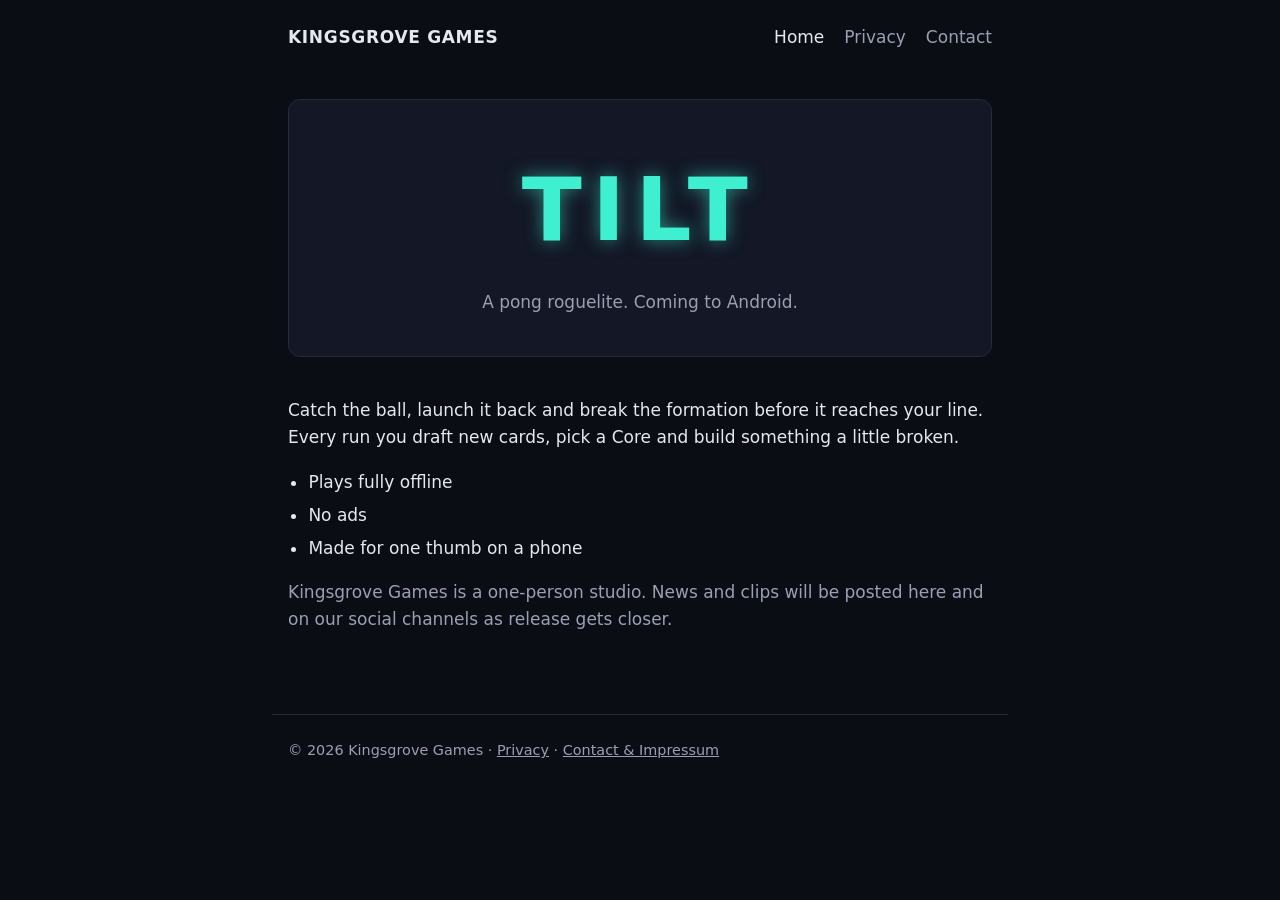
<file: index.html>
<!doctype html>
<html lang="en">
<head>
  <meta charset="utf-8">
  <meta name="viewport" content="width=device-width, initial-scale=1">
  <title>Kingsgrove Games</title>
  <meta name="description" content="Kingsgrove Games is a one-person game studio. TILT, a pong roguelite, is coming to Android.">
  <link rel="stylesheet" href="style.css">
</head>
<body>
  <header>
    <a class="brand" href="./">KINGSGROVE GAMES</a>
    <nav>
      <a href="./" aria-current="page">Home</a>
      <a href="privacy.html">Privacy</a>
      <a href="contact.html">Contact</a>
    </nav>
  </header>

  <main>
    <section class="hero">
      <p class="title">TILT</p>
      <p>A pong roguelite. Coming to Android.</p>
    </section>

    <p>
      Catch the ball, launch it back and break the formation before it reaches
      your line. Every run you draft new cards, pick a Core and build something
      a little broken.
    </p>

    <ul class="points">
      <li>Plays fully offline</li>
      <li>No ads</li>
      <li>Made for one thumb on a phone</li>
    </ul>

    <p class="muted">
      Kingsgrove Games is a one-person studio. News and clips will be posted
      here and on our social channels as release gets closer.
    </p>
  </main>

  <footer>
    &copy; 2026 Kingsgrove Games &middot;
    <a href="privacy.html">Privacy</a> &middot;
    <a href="contact.html">Contact &amp; Impressum</a>
  </footer>
</body>
</html>
</file>
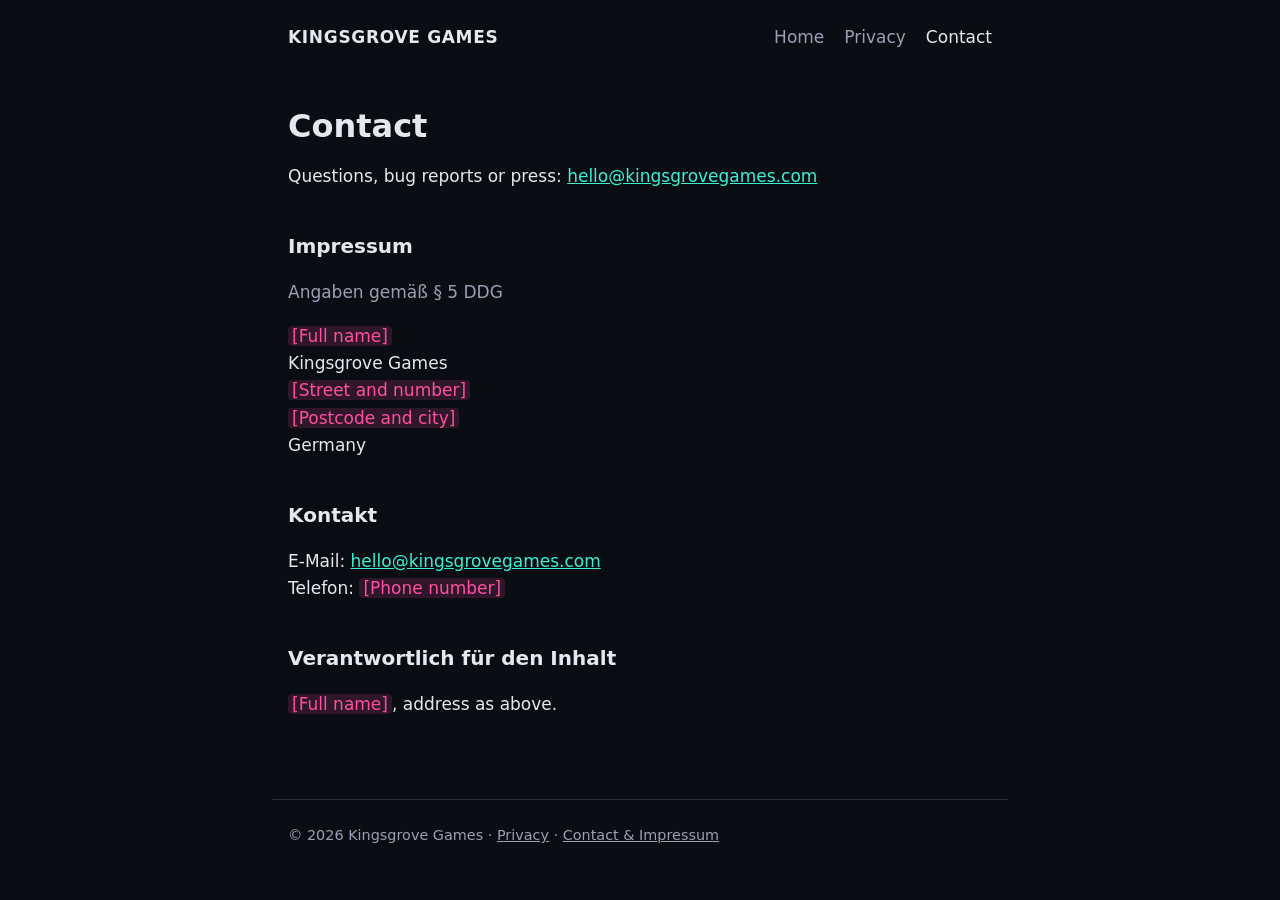
<file: contact.html>
<!doctype html>
<html lang="en">
<head>
  <meta charset="utf-8">
  <meta name="viewport" content="width=device-width, initial-scale=1">
  <title>Contact &amp; Impressum</title>
  <meta name="description" content="How to reach Kingsgrove Games, and the Impressum.">
  <link rel="stylesheet" href="style.css">
</head>
<body>
  <header>
    <a class="brand" href="./">KINGSGROVE GAMES</a>
    <nav>
      <a href="./">Home</a>
      <a href="privacy.html">Privacy</a>
      <a href="contact.html" aria-current="page">Contact</a>
    </nav>
  </header>

  <main>
    <h1>Contact</h1>
    <p>
      Questions, bug reports or press:
      <a href="mailto:hello@kingsgrovegames.com">hello@kingsgrovegames.com</a>
    </p>

    <h2 id="impressum">Impressum</h2>
    <p class="muted">Angaben gemäß § 5 DDG</p>
    <address>
      <span class="placeholder">[Full name]</span><br>
      Kingsgrove Games<br>
      <span class="placeholder">[Street and number]</span><br>
      <span class="placeholder">[Postcode and city]</span><br>
      Germany
    </address>

    <h2>Kontakt</h2>
    <p>
      E-Mail: <a href="mailto:hello@kingsgrovegames.com">hello@kingsgrovegames.com</a><br>
      Telefon: <span class="placeholder">[Phone number]</span>
    </p>

    <h2>Verantwortlich für den Inhalt</h2>
    <p>
      <span class="placeholder">[Full name]</span>, address as above.
    </p>
  </main>

  <footer>
    &copy; 2026 Kingsgrove Games &middot;
    <a href="privacy.html">Privacy</a> &middot;
    <a href="contact.html">Contact &amp; Impressum</a>
  </footer>
</body>
</html>
</file>
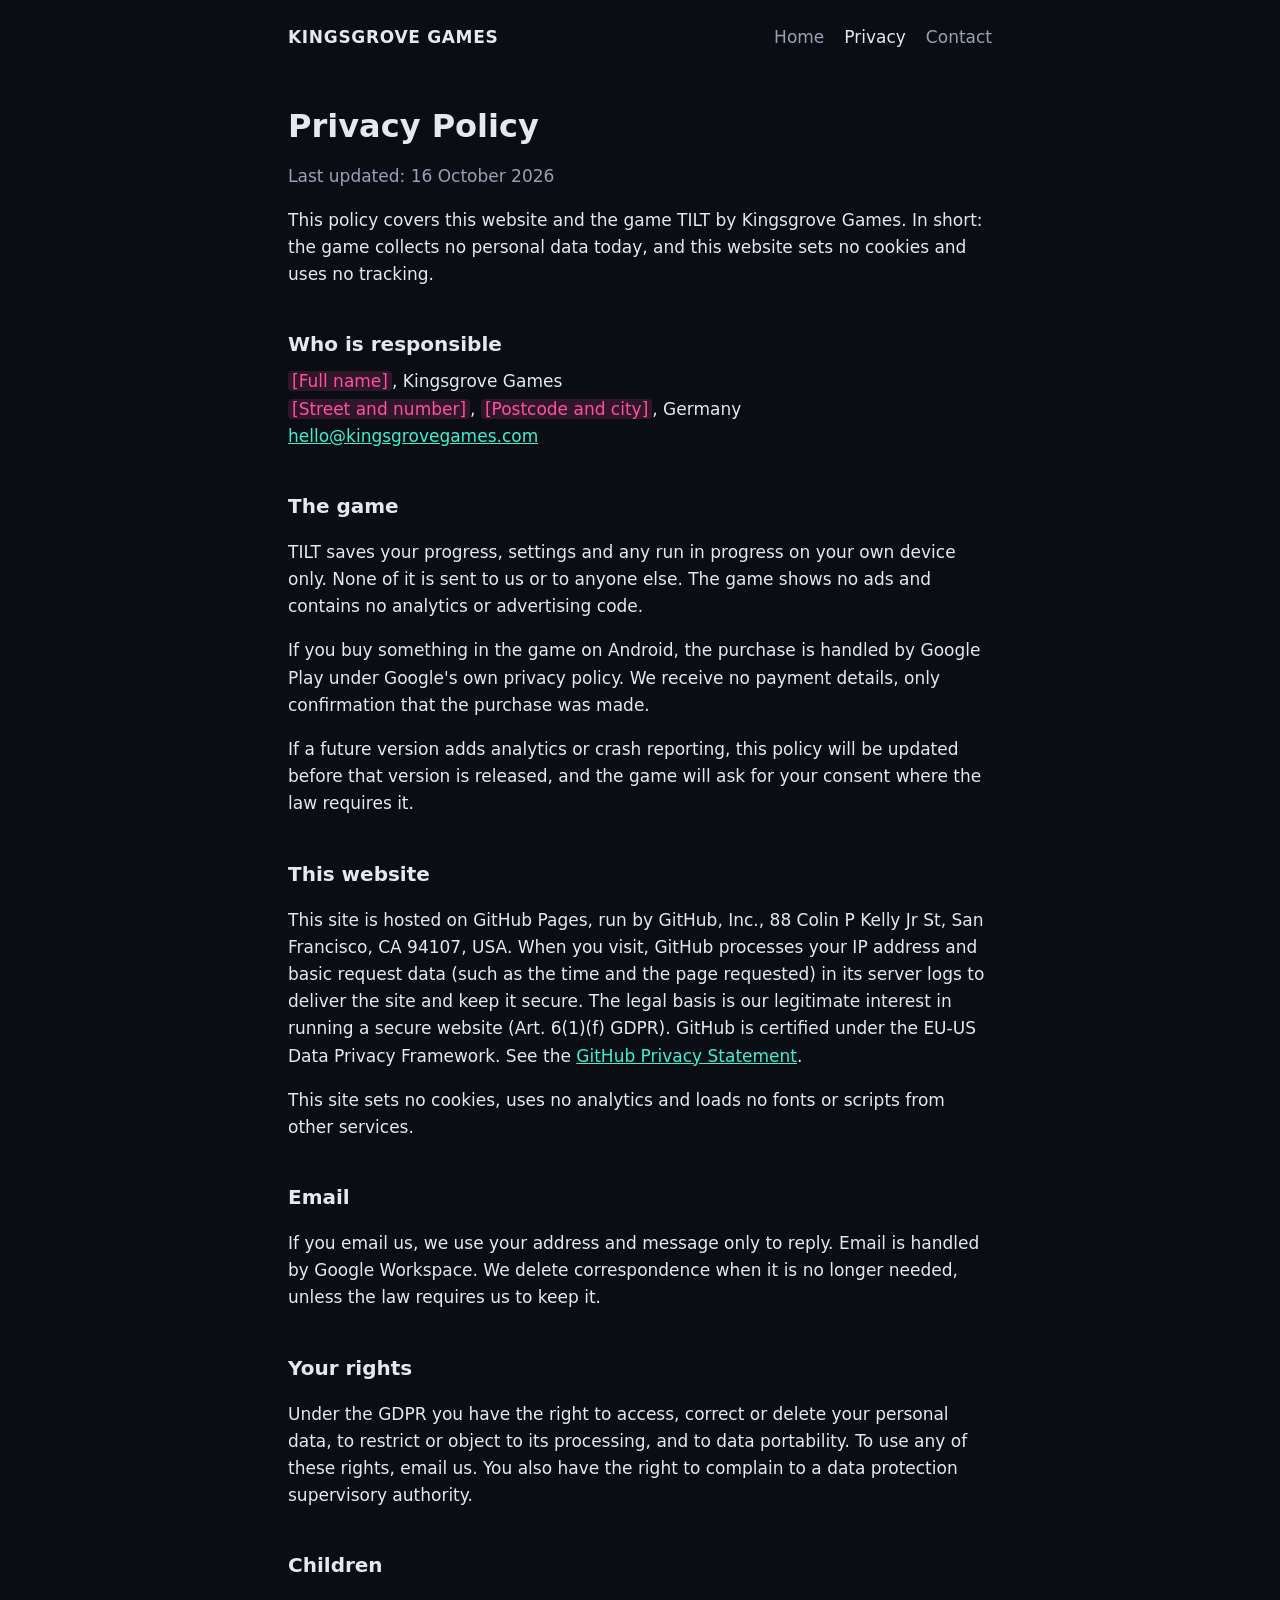
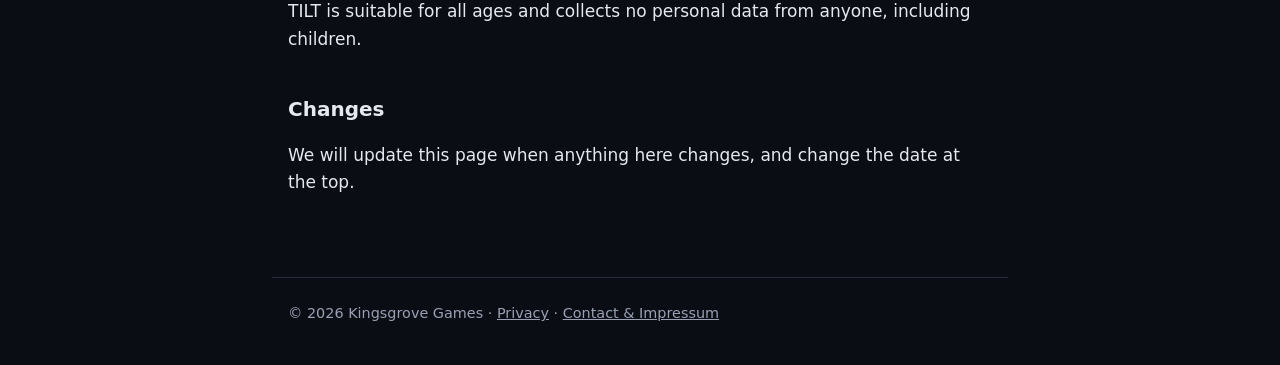
<file: privacy.html>
<!doctype html>
<html lang="en">
<head>
  <meta charset="utf-8">
  <meta name="viewport" content="width=device-width, initial-scale=1">
  <title>Privacy Policy</title>
  <meta name="description" content="What data Kingsgrove Games and TILT collect, and why.">
  <link rel="stylesheet" href="style.css">
</head>
<body>
  <header>
    <a class="brand" href="./">KINGSGROVE GAMES</a>
    <nav>
      <a href="./">Home</a>
      <a href="privacy.html" aria-current="page">Privacy</a>
      <a href="contact.html">Contact</a>
    </nav>
  </header>

  <main>
    <h1>Privacy Policy</h1>
    <p class="muted">Last updated: 16 October 2026</p>

    <p>
      This policy covers this website and the game TILT by Kingsgrove Games.
      In short: the game collects no personal data today, and this website
      sets no cookies and uses no tracking.
    </p>

    <h2>Who is responsible</h2>
    <address>
      <span class="placeholder">[Full name]</span>, Kingsgrove Games<br>
      <span class="placeholder">[Street and number]</span>,
      <span class="placeholder">[Postcode and city]</span>, Germany<br>
      <a href="mailto:hello@kingsgrovegames.com">hello@kingsgrovegames.com</a>
    </address>

    <h2>The game</h2>
    <p>
      TILT saves your progress, settings and any run in progress on your own
      device only. None of it is sent to us or to anyone else. The game shows
      no ads and contains no analytics or advertising code.
    </p>
    <p>
      If you buy something in the game on Android, the purchase is handled by
      Google Play under Google's own privacy policy. We receive no payment
      details, only confirmation that the purchase was made.
    </p>
    <p>
      If a future version adds analytics or crash reporting, this policy will
      be updated before that version is released, and the game will ask for
      your consent where the law requires it.
    </p>

    <h2>This website</h2>
    <p>
      This site is hosted on GitHub Pages, run by GitHub, Inc., 88 Colin P
      Kelly Jr St, San Francisco, CA 94107, USA. When you visit, GitHub
      processes your IP address and basic request data (such as the time and
      the page requested) in its server logs to deliver the site and keep it
      secure. The legal basis is our legitimate interest in running a secure
      website (Art. 6(1)(f) GDPR). GitHub is certified under the EU-US Data
      Privacy Framework. See the
      <a href="https://docs.github.com/en/site-policy/privacy-policies/github-general-privacy-statement">GitHub
      Privacy Statement</a>.
    </p>
    <p>
      This site sets no cookies, uses no analytics and loads no fonts or
      scripts from other services.
    </p>

    <h2>Email</h2>
    <p>
      If you email us, we use your address and message only to reply. Email
      is handled by Google Workspace. We delete correspondence when it is no
      longer needed, unless the law requires us to keep it.
    </p>

    <h2>Your rights</h2>
    <p>
      Under the GDPR you have the right to access, correct or delete your
      personal data, to restrict or object to its processing, and to data
      portability. To use any of these rights, email us. You also have the
      right to complain to a data protection supervisory authority.
    </p>

    <h2>Children</h2>
    <p>
      TILT is suitable for all ages and collects no personal data from anyone,
      including children.
    </p>

    <h2>Changes</h2>
    <p>
      We will update this page when anything here changes, and change the
      date at the top.
    </p>
  </main>

  <footer>
    &copy; 2026 Kingsgrove Games &middot;
    <a href="privacy.html">Privacy</a> &middot;
    <a href="contact.html">Contact &amp; Impressum</a>
  </footer>
</body>
</html>
</file>
<file: style.css>
:root {
  --bg: #0b0d14;
  --panel: #131726;
  --text: #e6e8f0;
  --muted: #9aa0b4;
  --accent: #3ef0d0;
  --accent-2: #ff4fa3;
  --line: #262b3d;
  --max: 46rem;
}

* { box-sizing: border-box; }

html { color-scheme: dark; }

body {
  margin: 0;
  background: var(--bg);
  color: var(--text);
  font: 17px/1.6 system-ui, -apple-system, "Segoe UI", Roboto, sans-serif;
}

a { color: var(--accent); }
a:hover { color: var(--accent-2); }

header, main, footer {
  max-width: var(--max);
  margin: 0 auto;
  padding: 0 16px;
}

header {
  display: flex;
  flex-wrap: wrap;
  align-items: center;
  justify-content: space-between;
  gap: 8px 24px;
  padding-top: 24px;
  padding-bottom: 24px;
}

.brand {
  color: var(--text);
  font-weight: 700;
  letter-spacing: 0.04em;
  text-decoration: none;
}

nav { display: flex; gap: 20px; }
nav a { color: var(--muted); text-decoration: none; }
nav a:hover, nav a[aria-current="page"] { color: var(--text); }

main { padding-bottom: 64px; }

h1 { font-size: 2rem; line-height: 1.2; margin: 32px 0 16px; }
h2 { font-size: 1.25rem; margin: 40px 0 8px; }

.hero {
  margin: 24px 0 40px;
  padding: 40px 24px;
  border: 1px solid var(--line);
  border-radius: 12px;
  background: var(--panel);
  text-align: center;
}

.hero .title {
  margin: 0;
  font-size: clamp(3rem, 14vw, 5.5rem);
  font-weight: 800;
  letter-spacing: 0.12em;
  color: var(--accent);
  text-shadow: 0 0 18px rgba(62, 240, 208, 0.55);
}

.hero p { margin: 8px 0 0; color: var(--muted); }

.points { padding-left: 1.2em; }
.points li { margin: 6px 0; }

.muted { color: var(--muted); }

.placeholder {
  background: rgba(255, 79, 163, 0.15);
  color: var(--accent-2);
  padding: 0 4px;
  border-radius: 4px;
}

address { font-style: normal; }

footer {
  padding-top: 24px;
  padding-bottom: 40px;
  border-top: 1px solid var(--line);
  color: var(--muted);
  font-size: 0.9rem;
}

footer a { color: var(--muted); }
</file>
